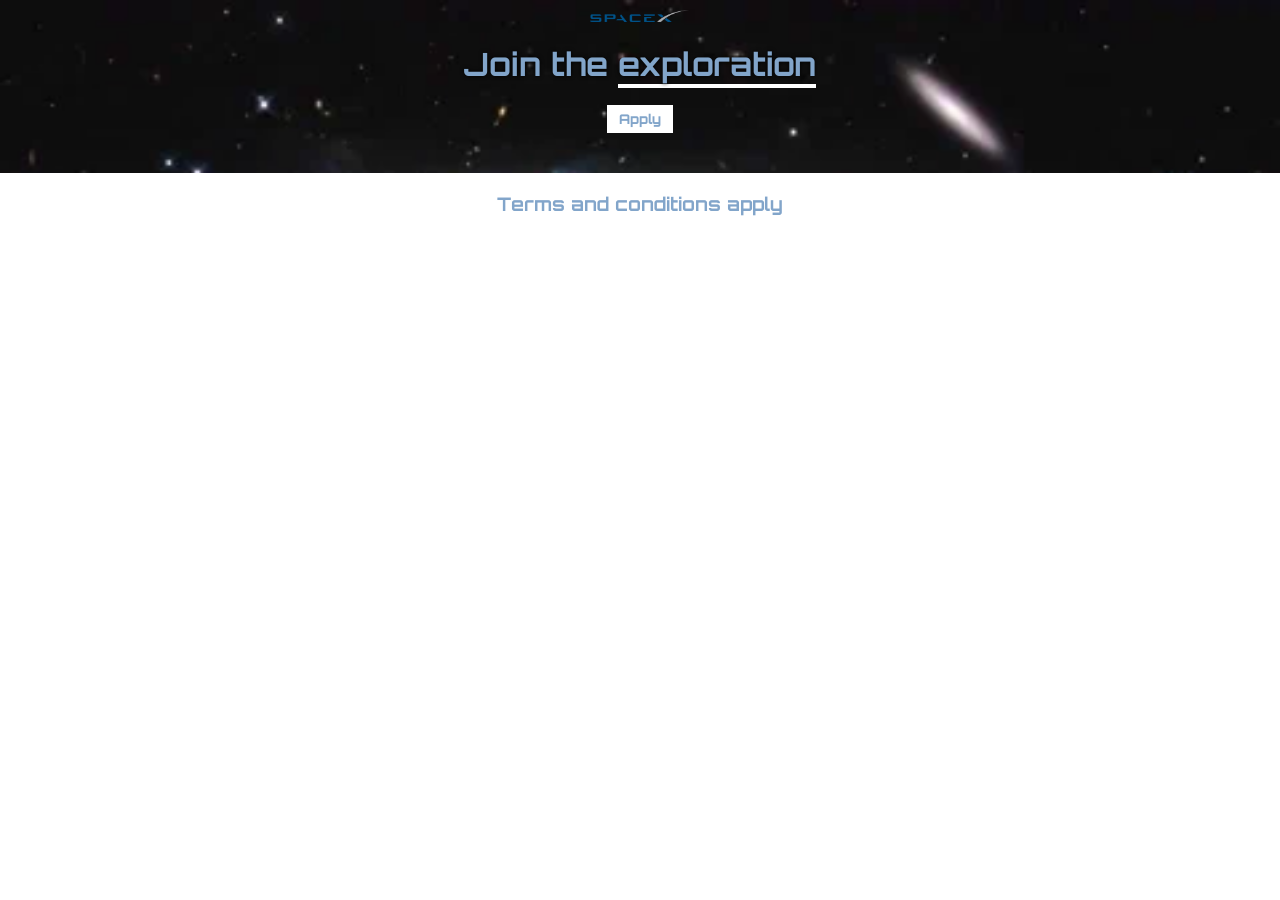
<file: 01-html-and-css-fundamentals/01-space-exploration-layout/index.html>
<html lang="en">
    <head>
        <title>Space exploration</title>
        <link rel="preconnect" href="https://fonts.googleapis.com">
        <link rel="preconnect" href="https://fonts.gstatic.com" crossorigin>
        <link href="https://fonts.googleapis.com/css2?family=Orbitron:wght@400;800&display=swap" rel="stylesheet">
        <link rel="stylesheet" href="styles.css" />
    </head>
    <body>
        <div id="hero">
            <img src="images/spacex.png" id="main-logo">
            <h1 id="title">Join the <span class="underline">exploration</span></h1>
            <button class="btn">Apply</button>
        </div>
        <h3>Terms and conditions apply</h3>
    </body>
</html>
</file>
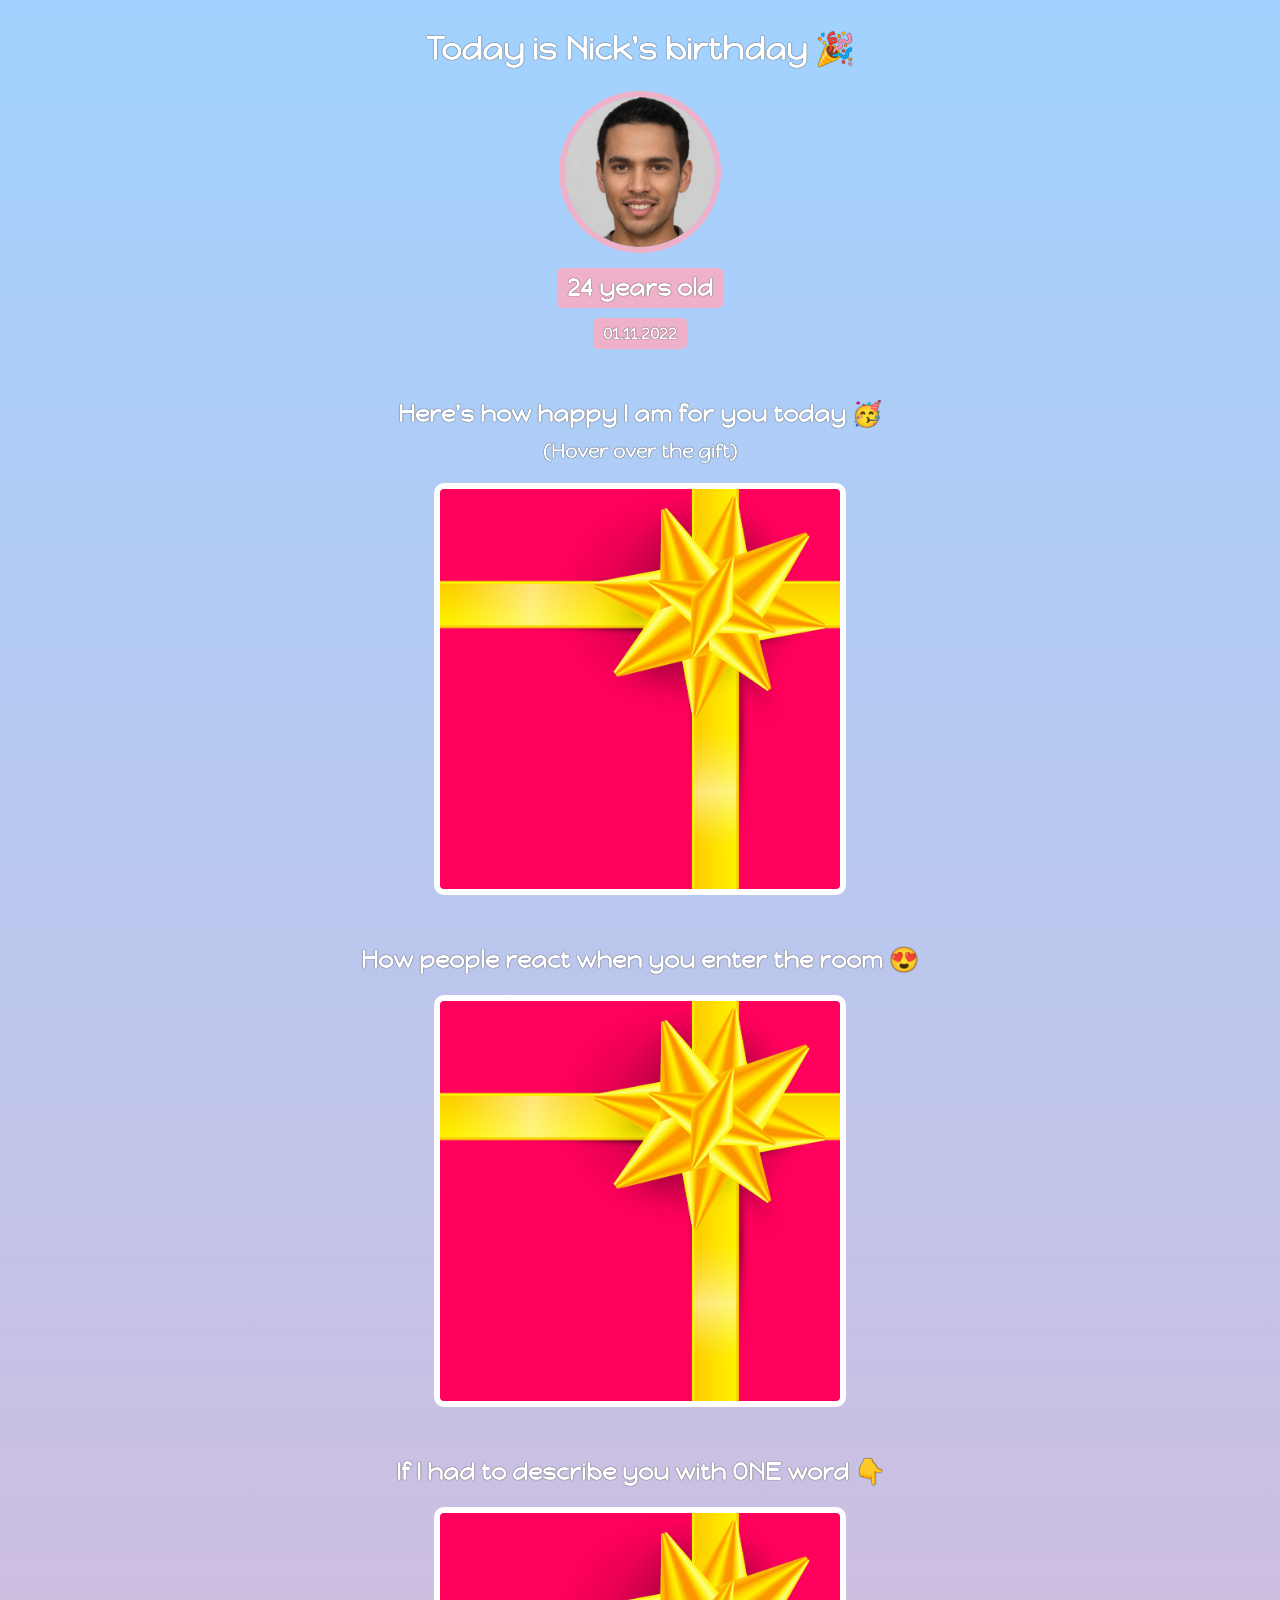
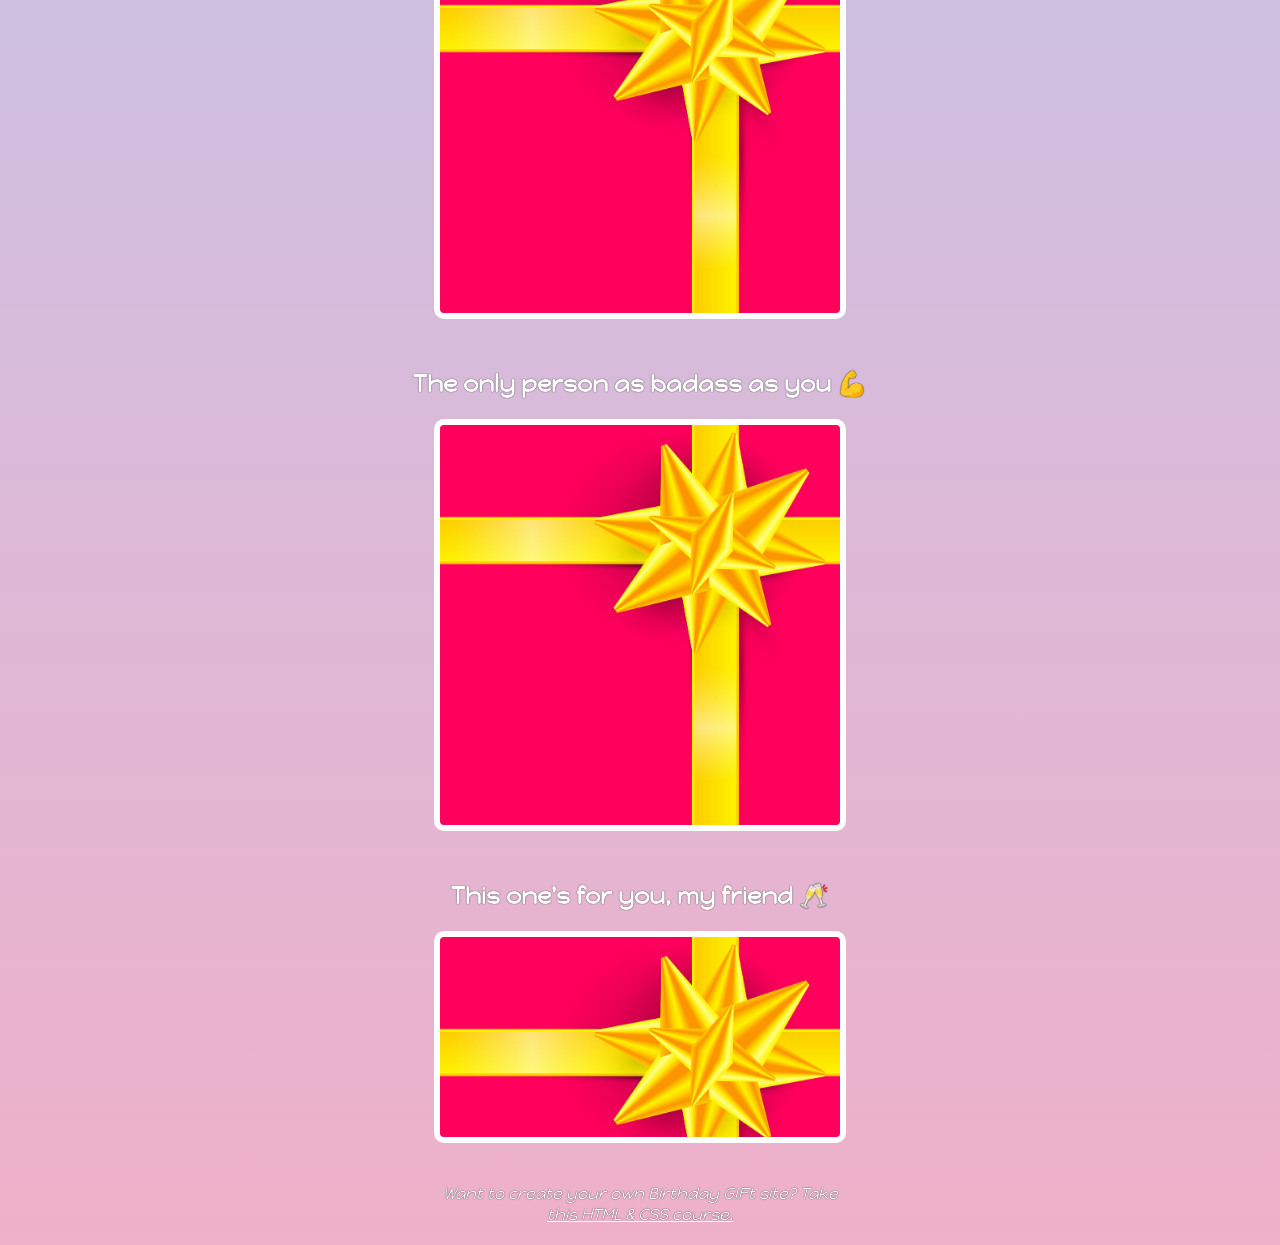
<file: 01-html-and-css-fundamentals/02-birthday-website/index.html>
<html>
    <head>
        <link rel="preconnect" href="https://fonts.googleapis.com">
        <link rel="preconnect" href="https://fonts.gstatic.com" crossorigin>
        <link href="https://fonts.googleapis.com/css2?family=Happy+Monkey&display=swap" rel="stylesheet">
        <link rel="stylesheet" href="styles.css">
    </head>
    <body>
        <div id="header">
            <h1>Today is Nick's birthday 🎉</h1>
            <img id="bff-img" src="images/nick.jpg">
            <h2 id="bday-age">24 years old</h2>
            <h4 id="bday-date">01.11.2022</h4>
        </div>
        
        <div class="gift-section">
            <h2 class="gift-title">Here's how happy I am for you today 🥳</h2>
            <h3 class="gift-hint">(Hover over the gift)</h3>
            <div class="gift-img" id="gift-img-happy"></div>
        </div>
        
        <div class="gift-section">
            <h2 class="gift-title">How people react when you enter the room 😍</h2>
            <div class="gift-img" id="gift-img-hot"></div>
        </div>
        
        <div class="gift-section">
            <h2 class="gift-title">If I had to describe you with ONE word 👇</h2>
            <div class="gift-img" id="gift-img-genius"></div>
        </div>
        
        <div class="gift-section">
            <h2 class="gift-title">The only person as badass as you 💪</h2>
            <div class="gift-img" id="gift-img-badass"></div>
        </div>
        
         <div class="gift-section">
            <h2 class="gift-title">This one's for you, my friend 🥂</h2>
            <div class="gift-img" id="gift-img-cheers"></div>
        </div>
        
        <!-- Add the footer here. -->
        <p id="footer">Want to create your own Birthday GIFt site? Take <a href="https://scrimba.com/learn/htmlandcss" target="_blank">this HTML & CSS course.</a></p>
        
    </body>
</html>
</file>
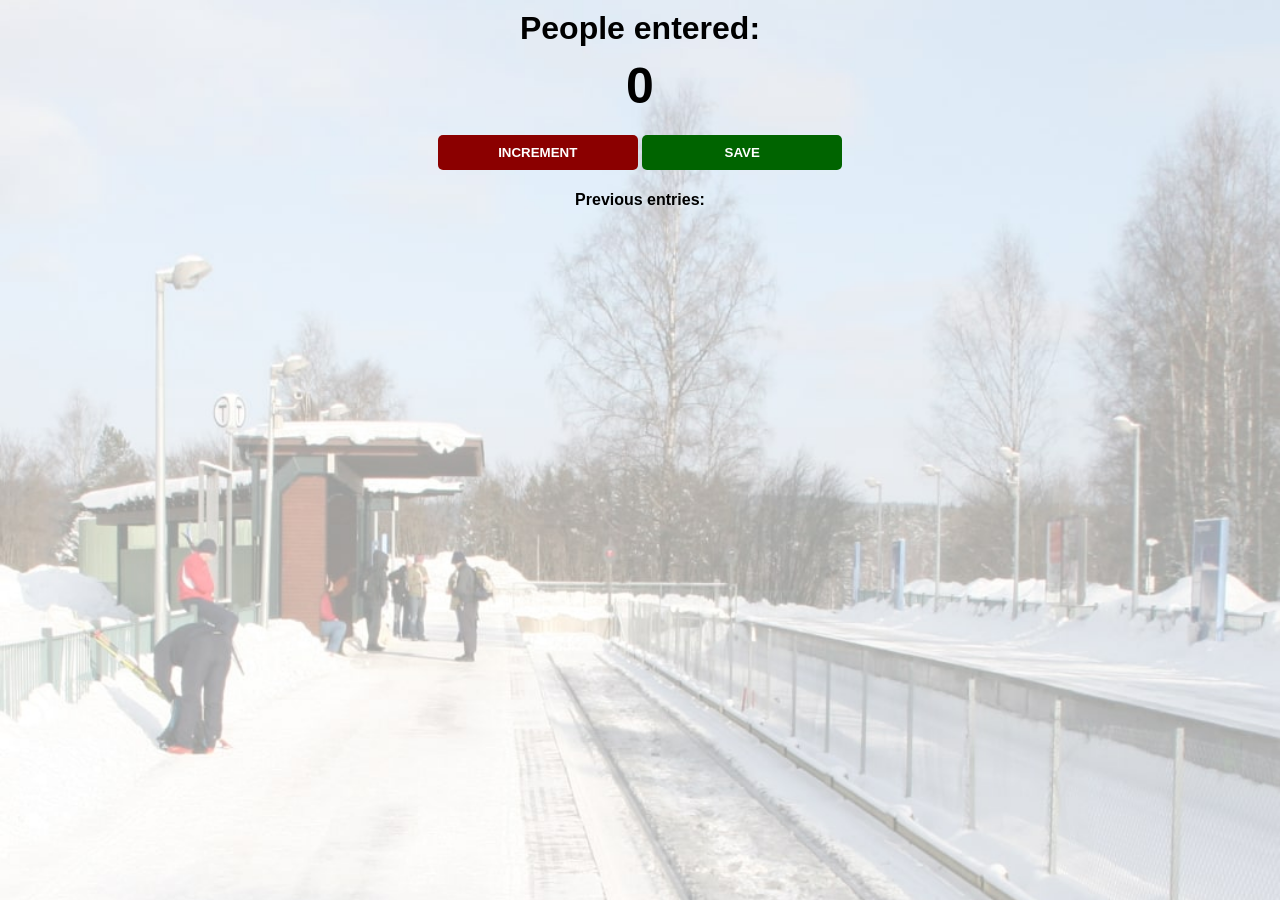
<file: 02-javascript-fundamentals/01-counter-app/index.html>
<html>
    <head>
        <link rel="stylesheet" href="index.css">
    </head>
    <body>
        <h1>People entered:</h1>
        <h2 id="count-el">0</h2>
        <button id="increment-btn" onclick="increment()">INCREMENT</button>
        <button id="save-btn" onclick="save()">SAVE</button>
        <p id="save-el">Previous entries: </p>
        <script src="index.js">
            
            
        </script>
    </body>
</html>
</file>
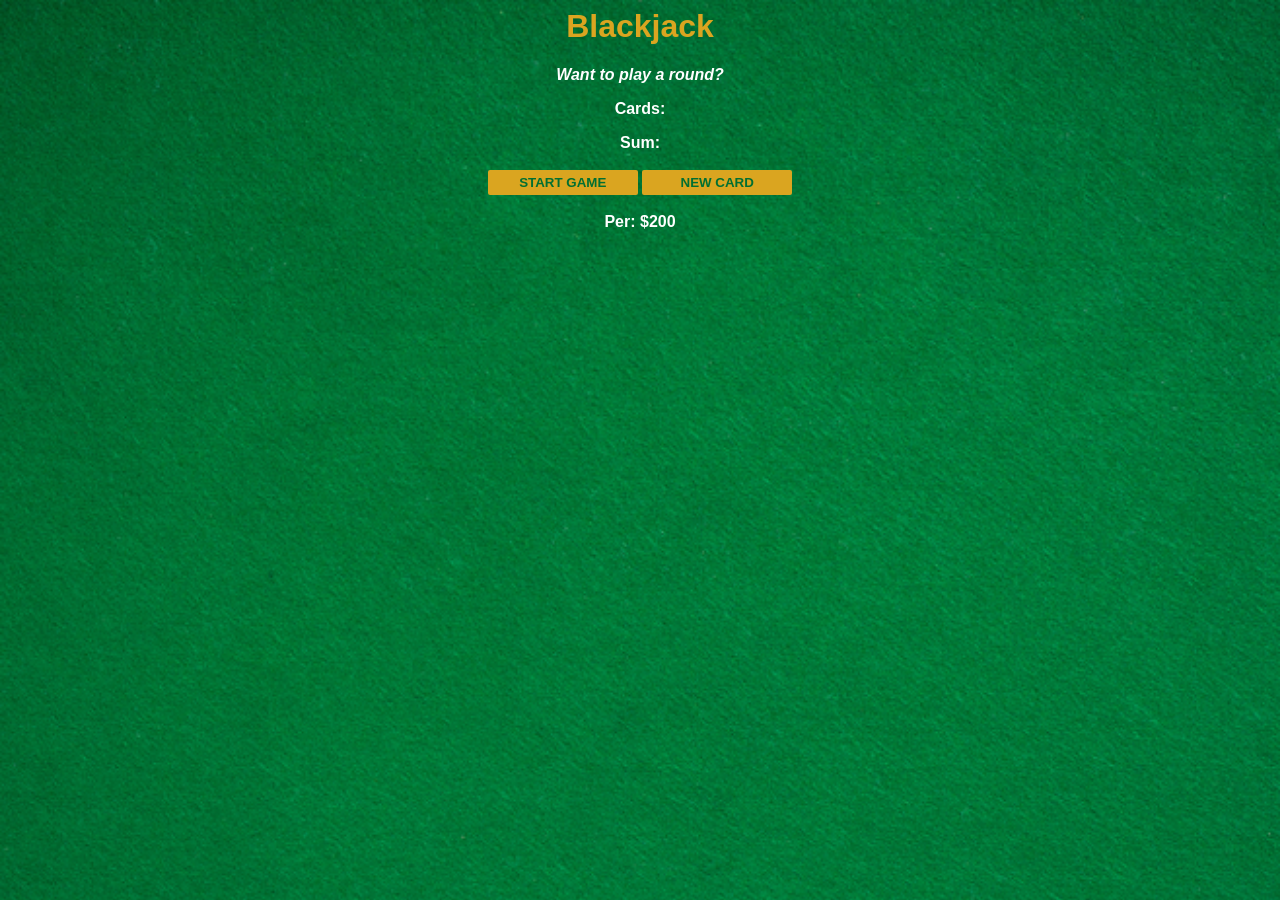
<file: 02-javascript-fundamentals/02-blackjack/index.html>
<html>
    <head>
        <link rel="stylesheet" href="index.css">
    </head>
    <body>
        <h1>Blackjack</h1>
        <p id="message-el">Want to play a round?</p>
        <p id="cards-el">Cards:</p>
        <p id="sum-el">Sum:</p>
        <button onclick="startGame()">START GAME</button>
        <button onclick="newCard()">NEW CARD</button>
        <p id="player-el"></p>
        <script src="index.js"></script>
    </body>
</html>
</file>
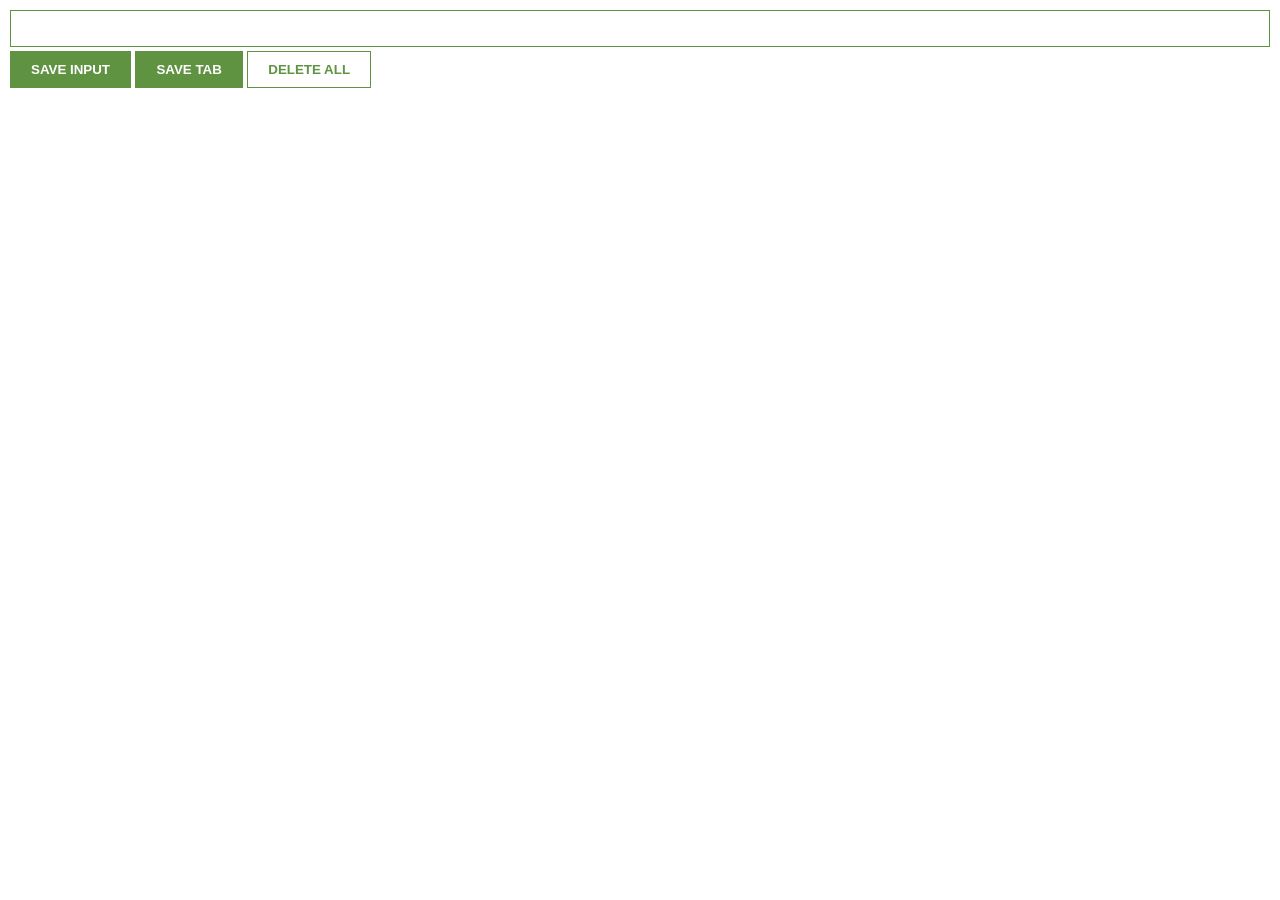
<file: 02-javascript-fundamentals/03-chrome-extension/index.html>
<html>
    <head>
        <link rel="stylesheet" href="index.css">
    </head>
    <body>
        <input type="text" id="input-el">
        <button id="input-btn">SAVE INPUT</button>
        <button id="tab-btn">SAVE TAB</button>
        <button id="delete-btn">DELETE ALL</button>
        <ul id="ul-el">
        </ul>
        <script src="index.js"></script>
    </body>
</html>
</file>
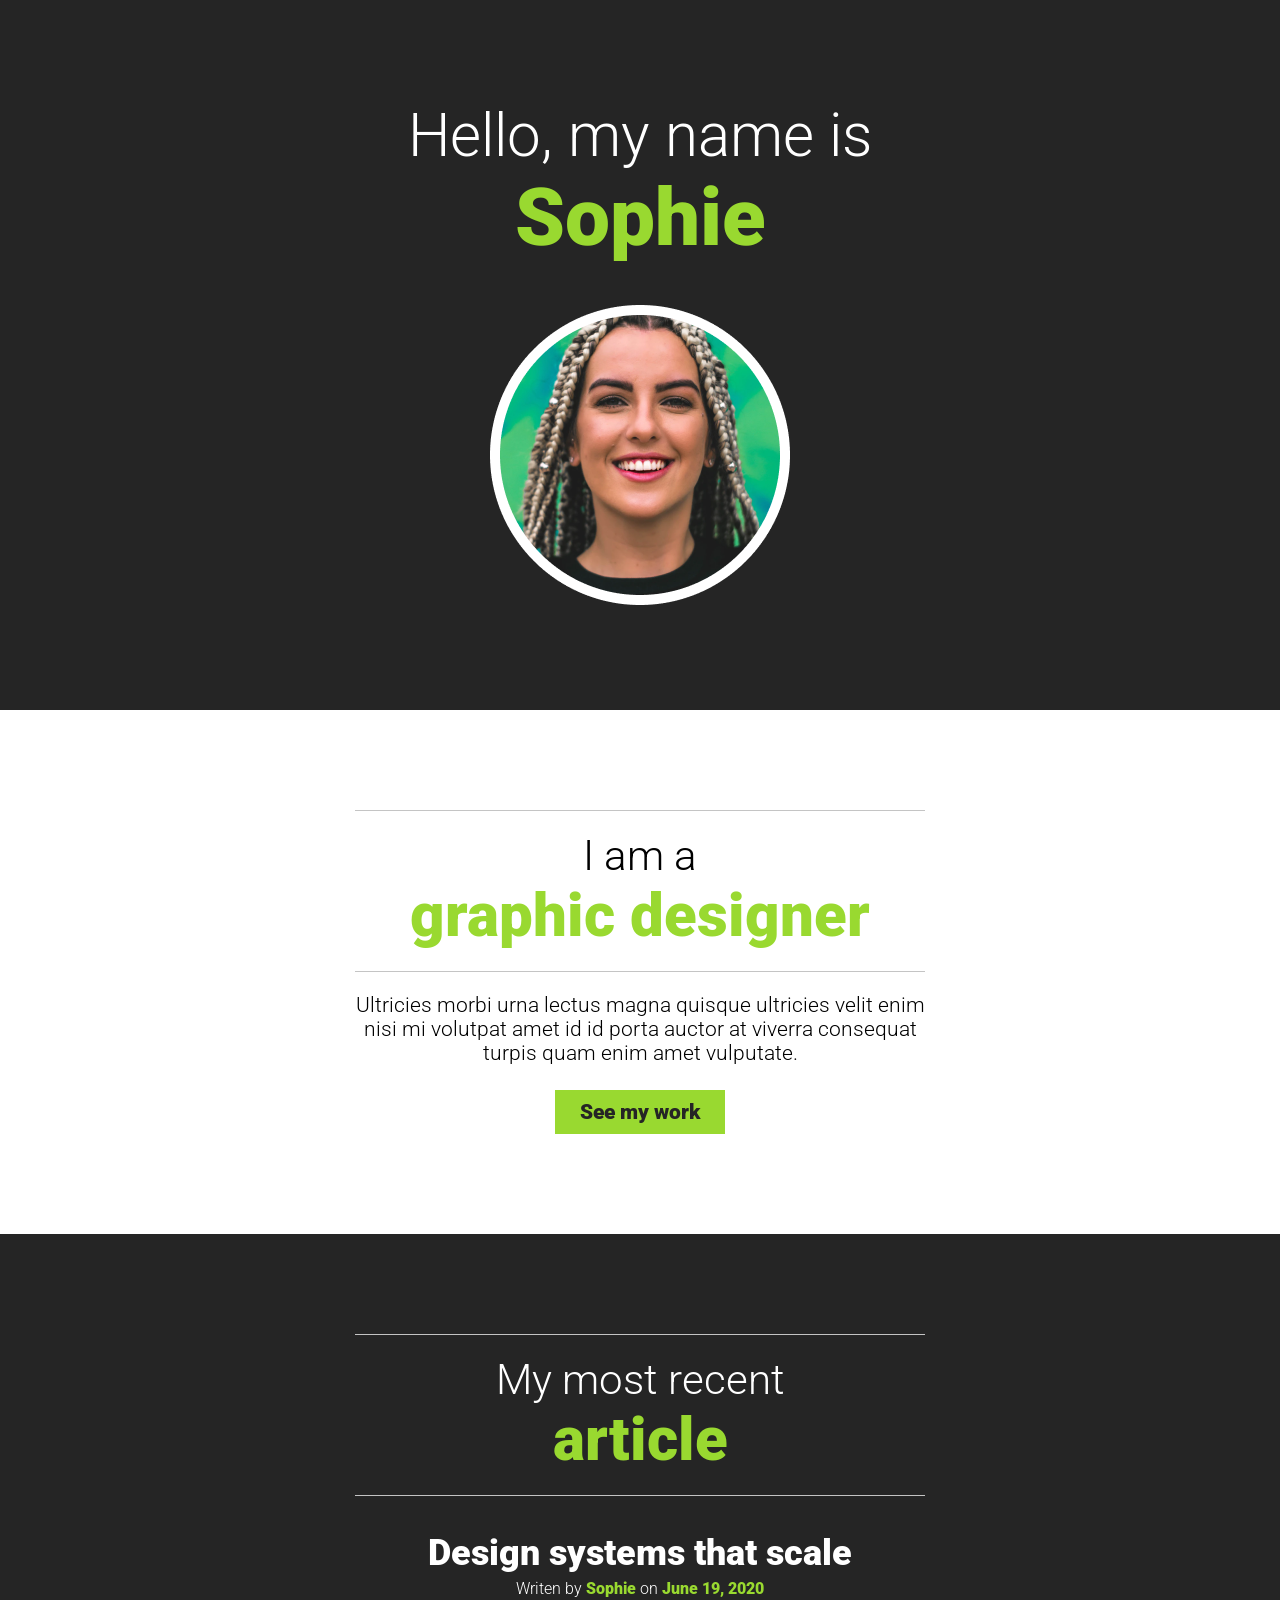
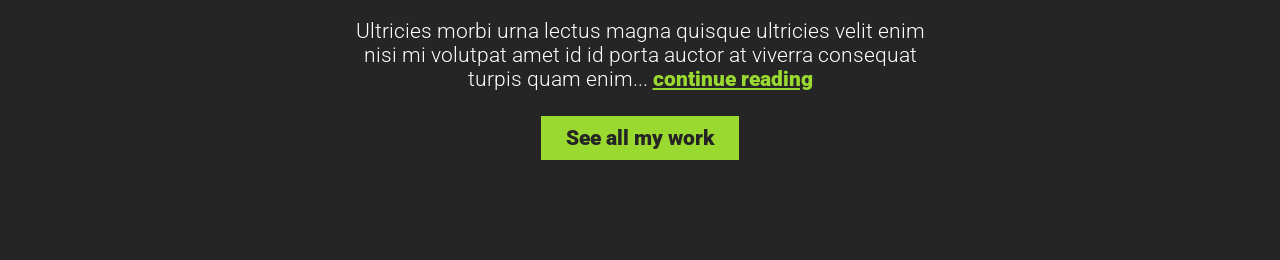
<file: 05-essential-css/01-portfolio/index.html>
<!DOCTYPE html>
<html>
    <head>
        <title>HTML & CSS Fundamentals | Challenges</title>
        <link href="https://fonts.googleapis.com/css2?family=Roboto:wght@300;900&display=swap" rel="stylesheet">
        <link href="css/style.css" rel="stylesheet">
    </head>
    <body>
            
            <header class="inverse">
                <div class="container">
                    <h1>Hello, my name is <span class="accent-text">Sophie</span></h1>
                    <img src="img/sophie.png" alt="portrait of Sophie">
                </div>
            </header>
            
            
            <section class="about-me">
                <div class="container">
                    <h2>I am a <span class="accent-text">graphic designer</span></h2>
                    <p>Ultricies morbi urna lectus magna quisque ultricies velit enim nisi mi volutpat amet id id porta auctor at viverra consequat turpis quam enim amet vulputate.</p>
                    <a href="#" class="btn">See my work</a>
                </div>
            </section>
            
            
            <section class="articles inverse">
                <div class="container">
                    <h2>My most recent <span class="accent-text">article</span></h2>
                    <article>
                        <h3>Design systems that scale</h3>
                        <p class="small-text">Writen by <span class="name">Sophie</span> on <time datetime="2020-06-19">June 19, 2020</time></p>
                        <p>Ultricies morbi urna lectus magna quisque ultricies velit enim nisi mi volutpat amet id id porta auctor at viverra consequat turpis quam enim... <a href="#">continue reading</a></p>
                        <a href="#" class="btn">See all my work</a>      
                    </article>
                </div>
            </section>
            
    </body> 
</html>
</file>
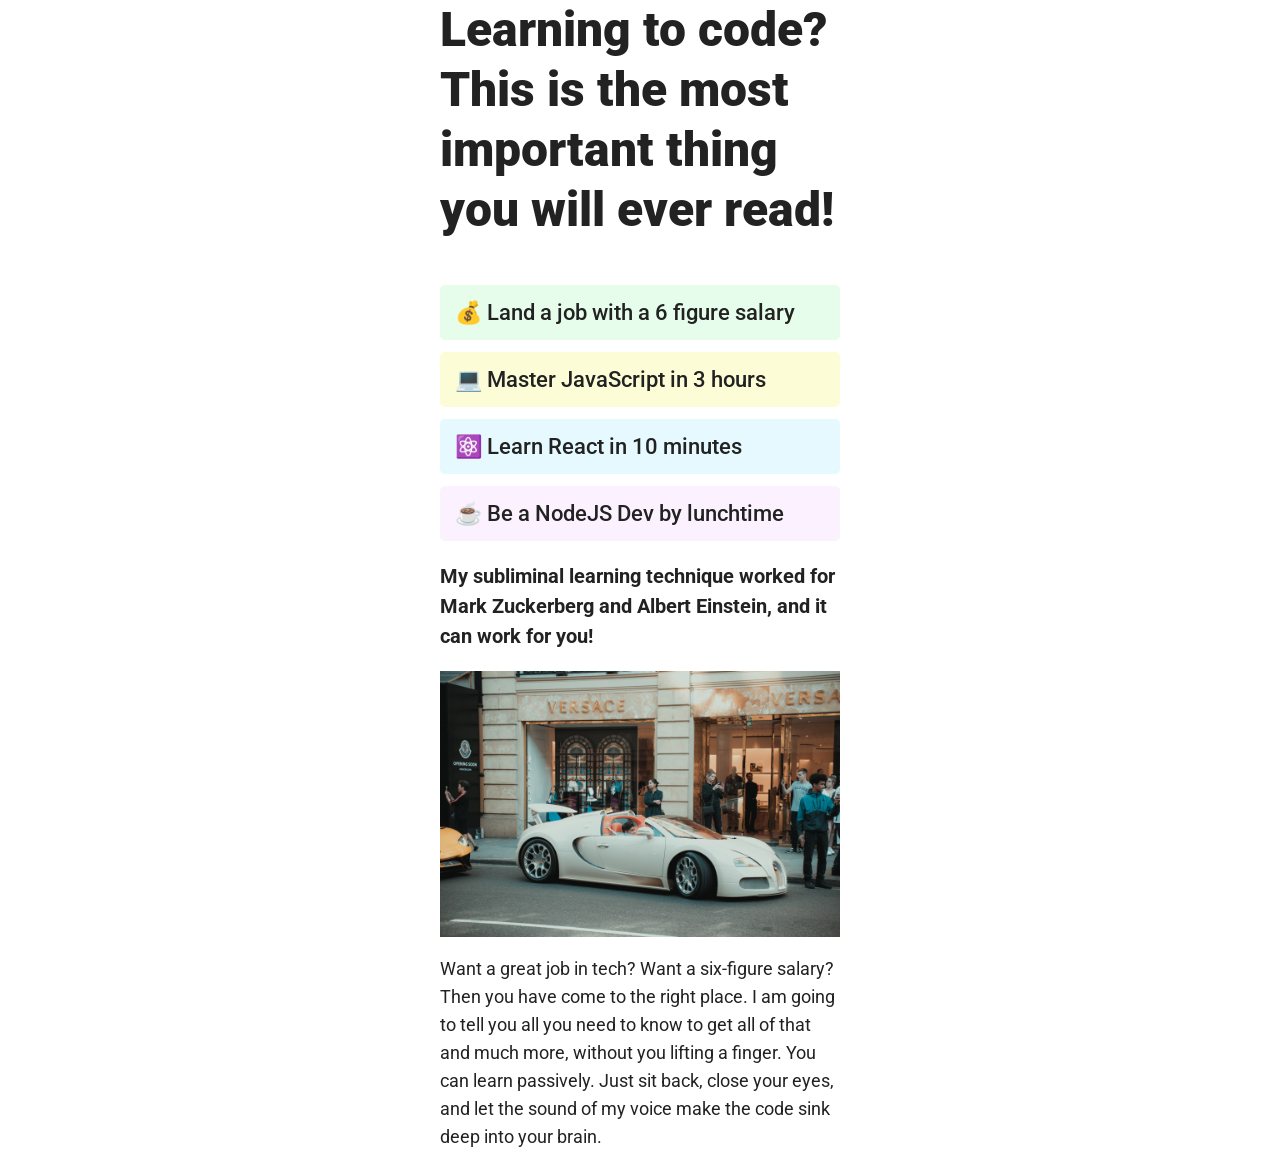
<file: 06-essential-javascript/01-the-worlds-most-annoying-cookie-consent/index.html>
<html>

<head>
	<link rel="stylesheet" href="index.css">
	<link href="https://fonts.googleapis.com/css2?family=Roboto:wght@400;500;700;900&display=swap" rel="stylesheet">
</head>

<body>
	<main>
		<section class="section-container">
			<h1>Learning to code? This is the most important thing you will ever read!</h1>

			<ul>
				<li class="li-green">💰 Land a job with a 6 figure salary</li>
				<li class="li-yellow">💻 Master JavaScript in 3 hours</li>
				<li class="li-blue">⚛️ Learn React in 10 minutes</li>
				<li class="li-pink">☕ Be a NodeJS Dev by lunchtime</li>
			</ul>

			<h3>My subliminal learning technique worked for Mark Zuckerberg and Albert Einstein, and it can work for you!</h3>
			<img src="images/bugatti.jpg">
			<p>Want a great job in tech? Want a six-figure salary? Then you have come to the right place. I am going to tell you all
				you need to know to get all of that and much more, without you lifting a finger. You can learn passively. Just sit back,
				close your eyes, and let the sound of my voice make the code sink deep into your brain. </p>
		</section>
	</main>
	<div class="modal" id="modal">
		<div class="close-modal-btn-container">
			<button class="modal-close-btn" id="modal-close-btn" disabled>X</button>
		</div>
		<div class="modal-inner" id="modal-inner">
			<h2>We ❤️ Your Data!</h2>
			<p class="modal-text" id="modal-text">We have a strict policy on tracking and spamming: we'll definitely track you, and we'll definitely spam you. To use this
				site, enter your name and email address and accept our ridiculous terms and conditions.</p>
			<form id="consent-form">

				<input 
					type="text" 
					name="fullName" 
					placeholder="Enter your full name"
					aria-label="Full name" 
					required/>
				<input 
					type="email" 
					name="email" 
					placeholder="Enter your email"
					aria-label="Email address" 
					required/>

				<div class="modal-choice-btns" id="modal-choice-btns">
					<button type="submit" class="modal-btn">Accept</button>
					<button class="modal-btn" id="decline-btn">Decline</button>
				</div>

			</form>
		</div>
	</div>
	<script src="index.js"></script>
</body>

</html>
</file>
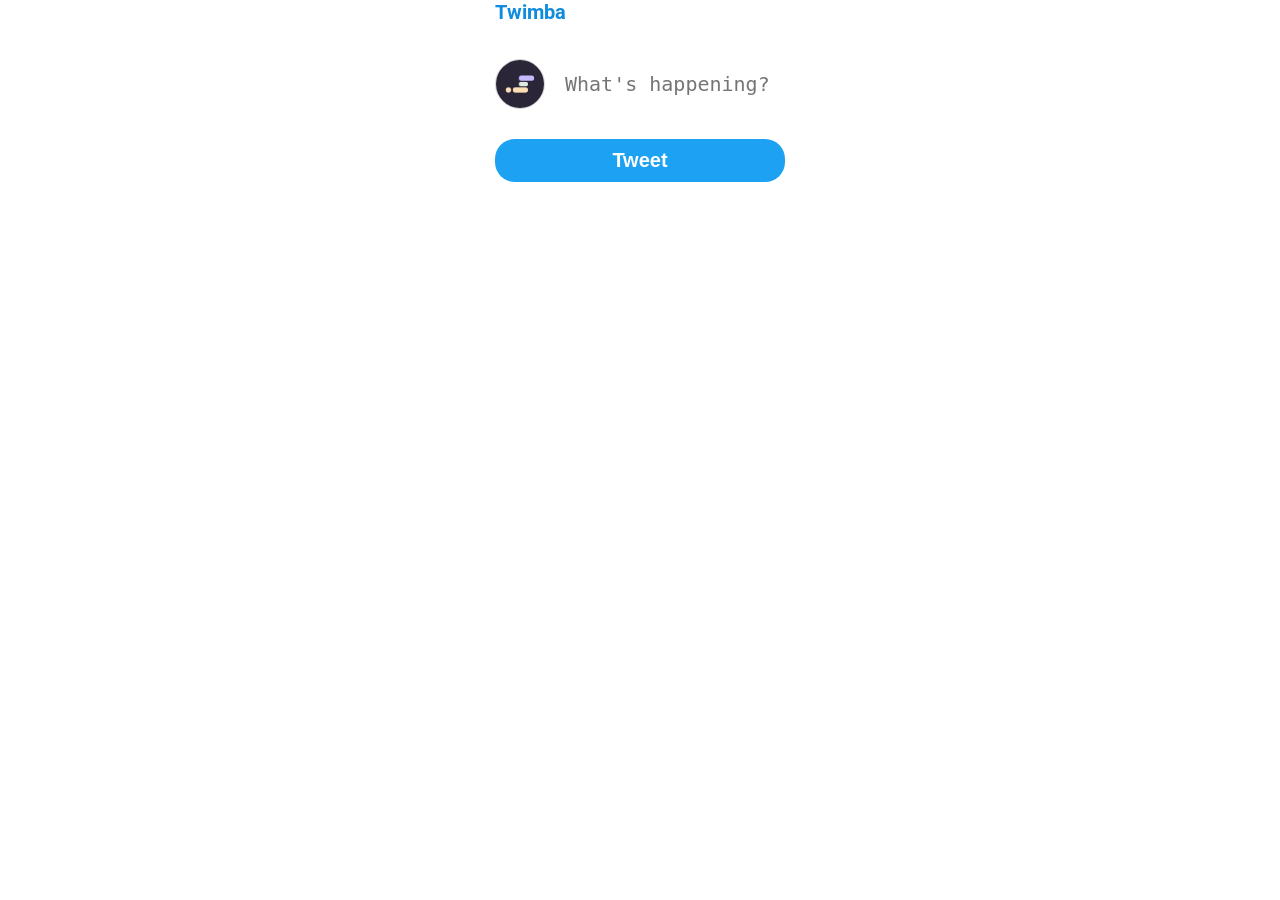
<file: 06-essential-javascript/03-twimba-twitter-clone/index.html>
<html>

<head>
	<!-- CSS -->
	<link rel="stylesheet" href="index.css">
	<!-- Font Awesome CDN -->
	<link rel="stylesheet" href="https://cdnjs.cloudflare.com/ajax/libs/font-awesome/6.2.0/css/all.min.css" integrity="sha512-xh6O/CkQoPOWDdYTDqeRdPCVd1SpvCA9XXcUnZS2FmJNp1coAFzvtCN9BmamE+4aHK8yyUHUSCcJHgXloTyT2A==" crossorigin="anonymous" referrerpolicy="no-referrer" />
	<!-- Google Fonts -->
	<link rel="preconnect" href="https://fonts.googleapis.com">
	<link rel="preconnect" href="https://fonts.gstatic.com" crossorigin>
	<link href="https://fonts.googleapis.com/css2?family=Roboto:wght@400;500;600&display=swap" rel="stylesheet">
</head>

<body>
	<header>
		<h1>Twimba</h1>
	</header>
	<main>
		<div class="tweet-input-area">
			<img src="images/scrimbalogo.png" class="profile-pic">
			<textarea placeholder="What's happening?" id="tweet-input"></textarea>
		</div>
		<button id="tweet-btn">Tweet</button>
		<div class="feed" id="feed">
			<!-- Tweets here!! -->
		</div>
	</main>
	<script src="index.js" type="module"></script>
</body>

</html>
</file>
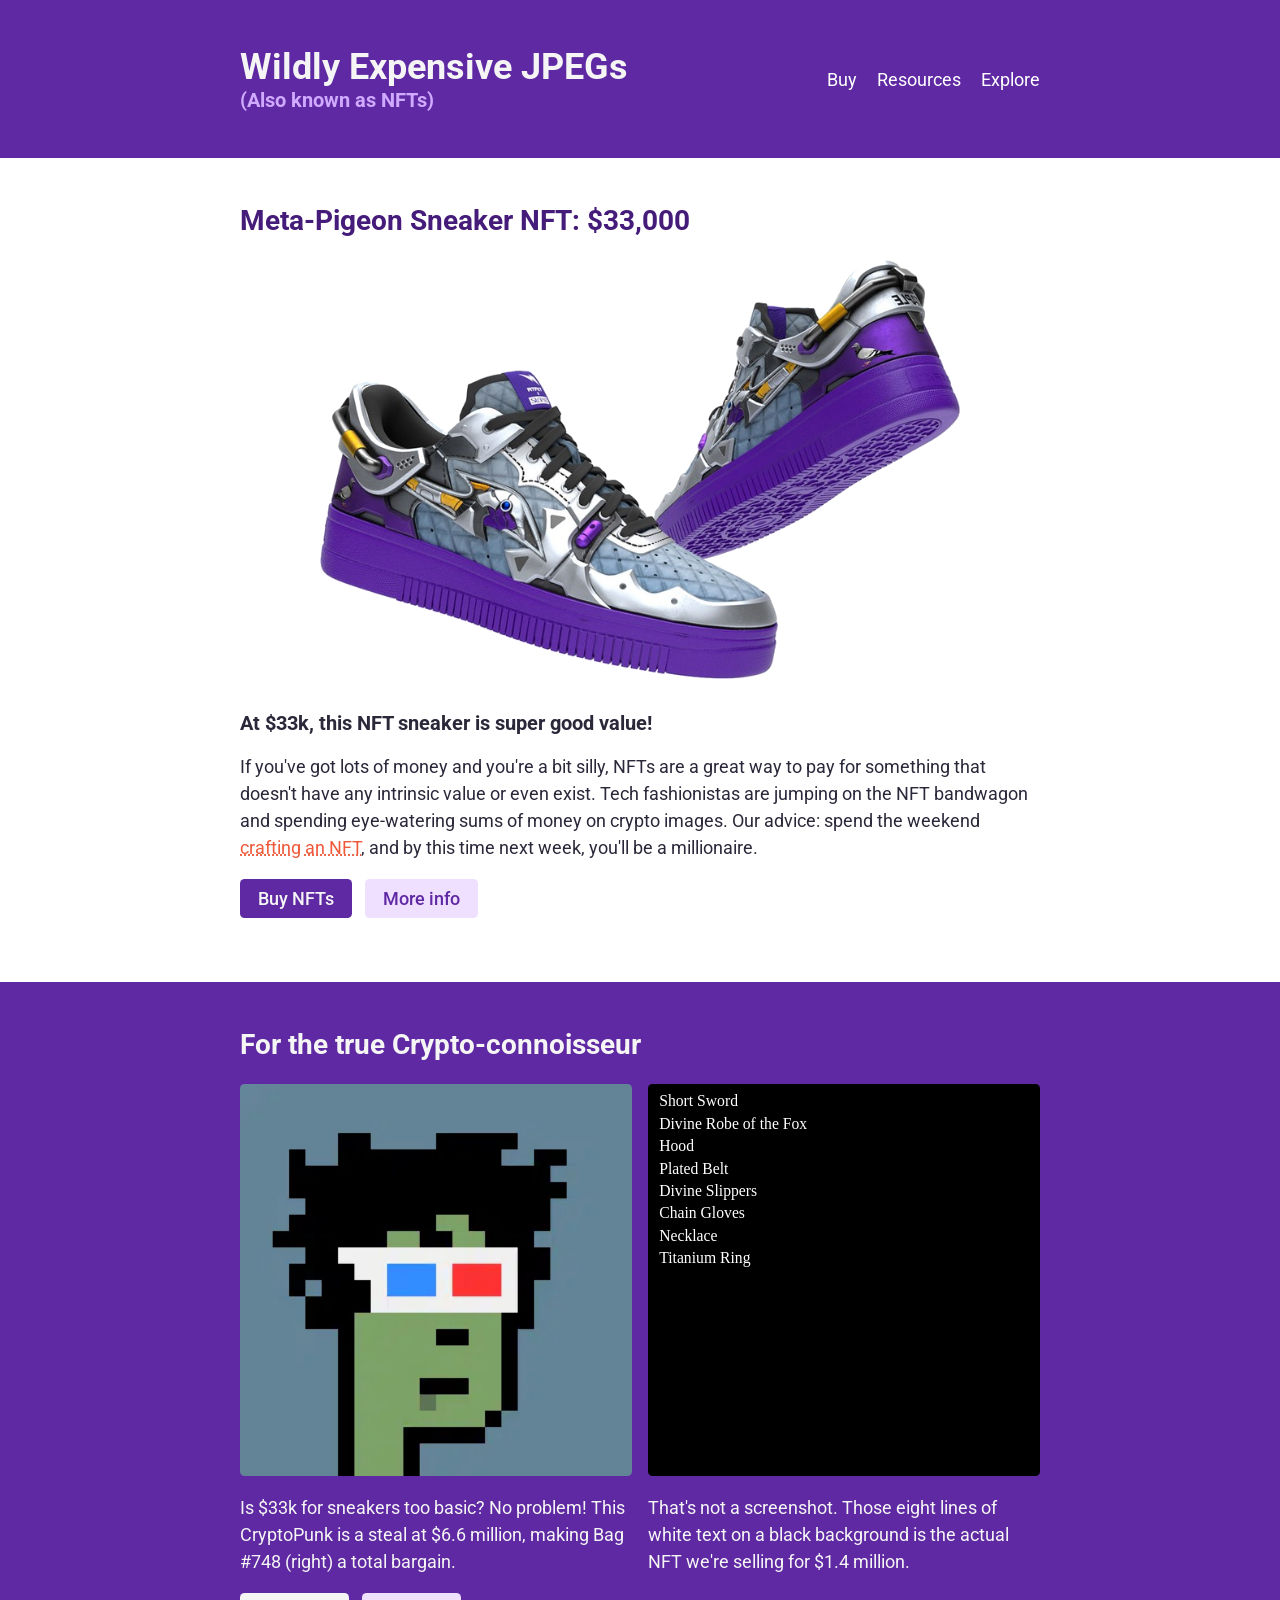
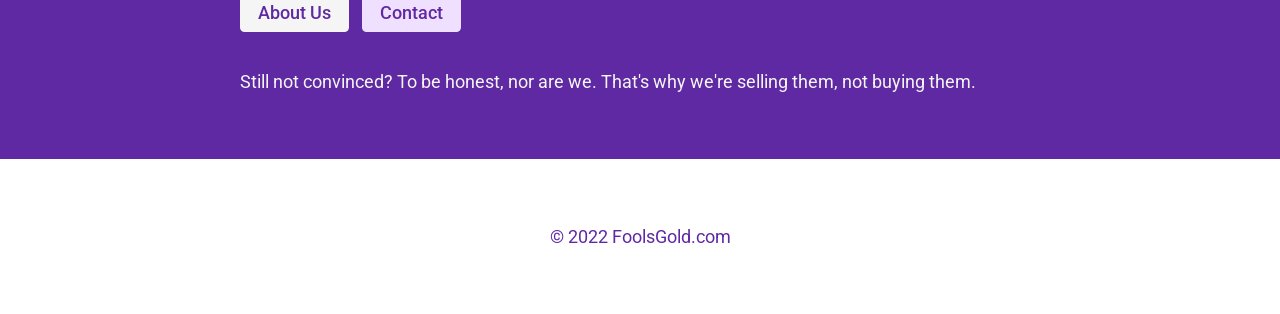
<file: 07-responsive-design/02-nft-site-responsive/index.html>
<html>
<head>
	<title>NFT Site</title>
	<meta name="viewport" content="width=device-width, initial-scale=1">
	<link rel="preconnect" href="https://fonts.googleapis.com">
	<link rel="preconnect" href="https://fonts.gstatic.com" crossorigin>
	<link href="https://fonts.googleapis.com/css2?family=Roboto:wght@400;500;700&display=swap" rel="stylesheet">
	<link rel="stylesheet" href="index.css">
</head>

<body>
	<header>
		<div class="container">
			<h1>
				Wildly Expensive JPEGs
				<span class="subheading">(Also known as NFTs)</span>
			</h1>
			
			<nav>
				<ul>
					<li><a href="#">Buy</a></li>
					<li><a href="#">Resources</a></li>
					<li><a href="#">Explore</a></li>
				</ul>
			</nav>
		</div>
	</header>
	<main>
		<section>
			<div class="container">
				<h2>Meta-Pigeon Sneaker NFT: $33,000</h2>
				<img  src="images/sneakers-purple.png" alt="Purple and silver sneakers" class="main-image">
				<h3>At $33k, this NFT sneaker is super good value!</h3>
				<p>If you've got lots of money and you're a bit silly, NFTs are a great way to pay for something that doesn't have any intrinsic value or even exist. Tech fashionistas are jumping on the NFT bandwagon and spending eye-watering sums of money on crypto images. Our advice: spend the weekend <a href="#">crafting an NFT</a>, and by this time next week, you'll be a millionaire.</p>
				<a href="#" class="btn btn-dark">Buy NFTs</a>
				<a href="#" class="btn btn-mid">More info</a>
			</div>
		</section>
			
		<section class="section-two">
			<div class="container">
				<h2>For the true Crypto-connoisseur</h2>
				<div class="section-two-image-container">
					<div class="feature-item">
						<img src="images/crypto-punk.jpg" alt="punk with blach hair and red and blue glasses" class="feature-image">
						<p>Is $33k for sneakers too basic? No problem! This CryptoPunk is a steal at $6.6 million, making Bag #748 (right) a total bargain.</p>
					</div>
					<div class="feature-item">
						<img src="images/bag.svg" alt="Seven items from a game listed in white on a black background" class="feature-image">
						<p>That's not a screenshot. Those eight lines of white text on a black background is the actual NFT we're selling for $1.4 million.</p>
					</div>			
				</div>
				<a href="#" class="btn btn-light">About Us</a>
				<a href="#" class="btn btn-mid">Contact</a>
				<p>Still not convinced? To be honest, nor are we. That's why we're selling them, not buying them.</p>
			</div>
		</section>
			
		<footer>
			<p>&copy; 2022 FoolsGold.com</p>
		</footer>
	</main>
</body>
</html>
</file>
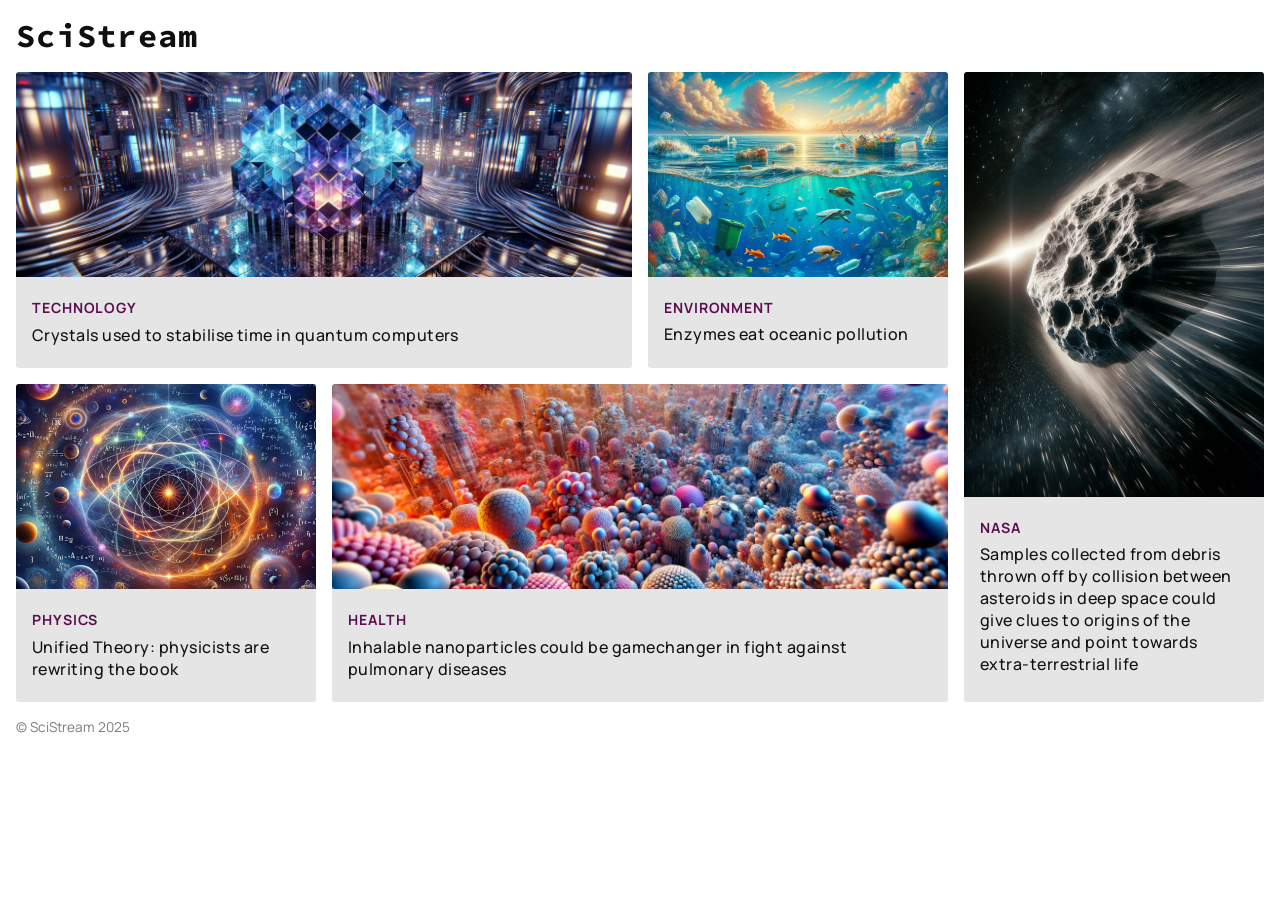
<file: 07-responsive-design/03-sci-stream/index.html>
<!doctype html>
<html lang="en">
	
	<head>
		<title>SciStream</title>
		<link rel="stylesheet" href="index.css">
		<link rel="preconnect" href="https://fonts.googleapis.com">
		<link rel="preconnect" href="https://fonts.gstatic.com" crossorigin>
		<link href="https://fonts.googleapis.com/css2?family=Manrope:wght@200..800&family=Source+Code+Pro:ital,wght@0,200..900;1,200..900&display=swap"
		rel="stylesheet">
		<meta name="viewport" content="width=device-width, initial-scale=1.0">
	</head>

	<body>
		<header class="site-header">
			<h1>SciStream</h1>
		</header>
		<main>
			<a href="/crystals-stabilise-quantum-computers.html" 
				class="technology" 
				aria-label="Discover how crystals stabilize time in quantum computers">
				<article>
					<img src="images/crystals.jpg" 
						alt="An AI rendering of crystals in a quantum computer">
					<header class="article-header">
						<h2>Technology</h2>
						<h3>Crystals used to stabilise time in quantum computers</h3>
					</header>
				</article>
			</a>
			<a href="/plastic-eating-enzymes.html" 
				class="environment" 
				aria-label="Read about enzymes that eat oceanic pollution">
				<article>
					<img src="images/plastics.jpg" 
						alt="Plastic floating in the ocean">
					<header class="article-header">
						<h2>Environment</h2>
						<h3>Enzymes eat oceanic pollution</h3>
					</header>
				</article>
			</a>
			<a href="/origins-universe-asteroid.html" 
				class="nasa" 
				aria-label="Discover how asteroid debris offers clues to the universe's origins and potential extraterrestrial life">
				<article>
					<img src="images/asteroid.jpg" 
						alt="An asteroid flying through space">
					<header class="article-header">
						<h2>Nasa</h2>
						<h3>Samples collected from debris thrown off by collision between asteroids in deep space could give clues to origins of
							the universe and point towards extra-terrestrial life</h3>
					</header>
				</article>
			</a>
			<a href="/physics-unified-theory-failed.html" 
				class="physics" 
				aria-label="Explore how physicists are redefining the Unified Theory">
				<article>
					<img src="images/physics.jpg" 
						alt="A complex diagram showing Unified Theory in physics">
					<header class="article-header">
						<h2>Physics</h2>
						<h3>Unified Theory: physicists are rewriting the book</h3>
					</header>
				</article>
			</a>
			<a href="/inhalable-nanoparticles-medical-breakthrough.html" 
				class="health" 
				aria-label="Read about inhalable nanoparticles, a potential breakthrough in treating pulmonary diseases">
				<article>
					<img src="images/nano.jpg" 
						alt="A close-up of nanoparticles">
					<header class="article-header">
						<h2>Health</h2>
						<h3>Inhalable nanoparticles could be gamechanger in fight against pulmonary diseases</h3>
					</header>
				</article>
			</a>
		</main>
		<footer>
			<p>&copy; SciStream 2025</p>
		</footer>
	</body>

</html>
</file>
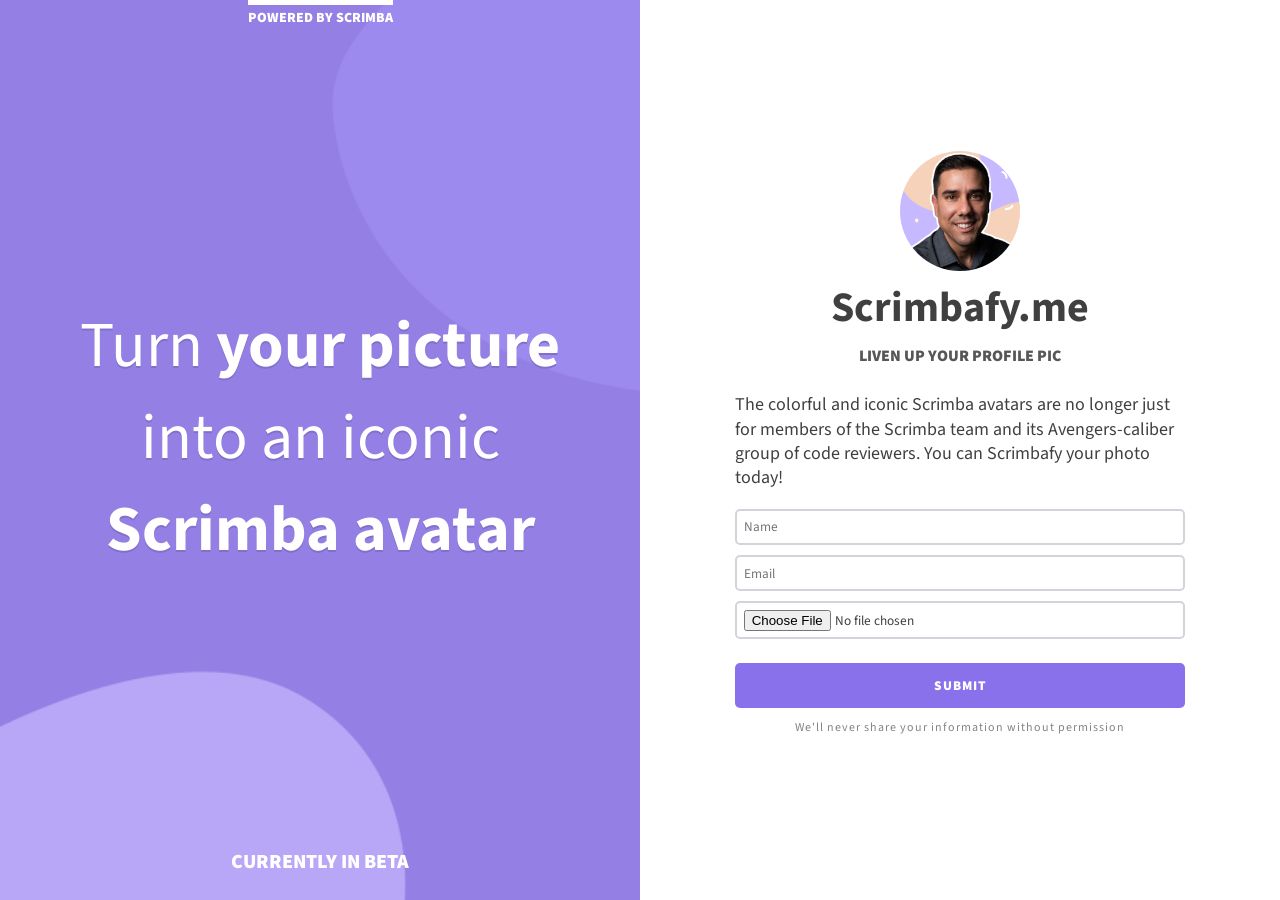
<file: 07-responsive-design/04-splash-page/index.html>
<!DOCTYPE html>
<html>
    <head>
        <title>Scrimbafy Me!</title>
        <meta name="viewport" content="width=device-width, initial-scale=1">
        <link href="https://fonts.googleapis.com/css?family=Source+Sans+Pro:300,400,900&display=swap" rel="stylesheet">
        <link href="styles.css" rel="stylesheet">
    </head>
    <body>
        <section class="intro">
            <h1>Turn <strong>your picture</strong> into an iconic <strong>Scrimba avatar</strong></h1>
            <span class="beta-text">Currently in Beta</span>
            <p class="top-text">Powered by Scrimba</p>
        </section>
        
        <main class="main-content">
            <img class="img-main" src="./images/avatar.png" alt="My Scrimba avatar.">
            <h2>Scrimbafy.me</h2>
            <span class="subheading">Liven up your profile pic</span>
            
            <p>The colorful and iconic Scrimba avatars are no longer just for members of the Scrimba team and its Avengers-caliber group of code reviewers. You can Scrimbafy your photo today!</p>
            
            <form>
                <input type="text" required placeholder="Name" aria-label="Name">
                <input type="email" required  placeholder="Email" aria-label="Email">
                <input type="file" required accept="image/png, image/jpg" aria-label="Choose file">
                <button class="btn btn-primary">Submit</button>
            </form>   
            <p class="fine-print">We'll never share your information without permission</p>
        </main>
    </body>
</html>
</file>
<file: 01-html-and-css-fundamentals/01-space-exploration-layout/styles.css>
body {
    margin: 0;
    color: #82a5ca;
    text-align: center;
    font-family: 'Orbitron', sans-serif;
}

#hero {
    background-image: url("images/galaxy.webp");
    background-size: cover;
    padding: 10px 0 40px 0;
}

#main-logo {
    width: 100px;
}

#title {
    text-shadow: 0px 0px 4px black;
}

.btn {
    padding: 6px 12px;
    background: white;
    border: none;
    font-family: 'Orbitron', sans-serif;
    color: #82a5ca;
    font-weight: 800;
}

.underline {
    border-bottom: 4px solid white;
}
</file>
<file: 01-html-and-css-fundamentals/02-birthday-website/styles.css>
/*
Challenge:
Change the site's background into a gradient that goes
from blue at the top to pink at the bottom.
*/

body {
    text-align: center;
    font-family: 'Happy Monkey', cursive;
    background: linear-gradient(#a2d2ff, #EFB0C9);
    color: #ffffff;
}

h1, h2, h3, h4, p {
    text-shadow: 0 0 1px black;
}

#bff-img {
    width: 150px;
    border-radius: 50%;
    border: 6px solid #EFB0C9;
    margin-bottom: 10px;
}

#bday-age {
    background: #EFB0C9;
    padding: 5px 10px;
    border-radius: 5px;
    margin: 5px 0 10px 0;
}

#bday-date {
    margin: 0;
    background: #EFB0C9;
    padding: 5px 10px;
    border-radius: 5px;
}

#header {
    display: flex;
    flex-direction: column;
    align-items: center;
}

.gift-section {
    margin-top: 50px;
}

.gift-title {
    margin-bottom: 10px;
}

.gift-hint {
    margin-top: 0;
}

#gift-img-cheers {
    height: 200px;
}

.gift-img {
    margin: 20px auto;
    max-width: 400px;
    height: 400px;
    border: 6px solid white;
    border-radius: 10px;
    background-image: url("images/gift-cover.jpg");
    background-size: cover;
}

#gift-img-happy:hover {
    background-image: url("images/happy.gif");
}

#gift-img-hot:hover {
    background-image: url("images/hot.gif");
}

#gift-img-genius:hover {
    background-image: url("images/genius.gif");
}

#gift-img-badass:hover {
    background-image: url("images/badass.gif");
}

#gift-img-cheers:hover {
    background-image: url("images/cheers.gif");
}

#footer {
    font-style: italic;
    width: 400px;
    margin: 40px auto 20px;
}

a {
    color: white;
}

/* 
Add the footer paragraph according to the design. 
Configure the anchor tag to open the link in a new tab.
Forgotten how to do it? Google it! 

Link: 
https://scrimba.com/learn/htmlandcss

Text:
Want to create your own Birthday GIFt site? Take this HTML & CSS course.
*/
</file>
<file: 02-javascript-fundamentals/01-counter-app/index.css>
body {
    background-image: url("station.jpg");
    background-size: cover;
    font-family: -apple-system, BlinkMacSystemFont, 'Segoe UI', Roboto, Oxygen, Ubuntu, Cantarell, 'Open Sans', 'Helvetica Neue', sans-serif;
    font-weight: bold;
    text-align: center;
}

h1 {
    margin-top: 10px;
    margin-bottom: 10px;
}

h2 {
    font-size: 50px;
    margin-top: 0;
    margin-bottom: 20px;
}

button {
    border: none;
    padding-top: 10px;
    padding-bottom: 10px;
    color: white;
    font-weight: bold;
    width: 200px;
    margin-bottom: 5px;
    border-radius: 5px;
}

#increment-btn {
    background: darkred;
}

#save-btn {
    background: darkgreen;
}
</file>
<file: 02-javascript-fundamentals/02-blackjack/index.css>
body {
    font-family: 'Trebuchet MS', 'Lucida Sans Unicode', 'Lucida Grande', Arial, sans-serif;
    background-image: url("images/table.png");
    background-size: cover;
    font-weight: bold;
    color: white;
    text-align: center;
}

h1 {
    color: goldenrod;
}

#message-el {
    font-style: italic;
}

button {
    color: #016f32;
    width: 150px;
    background: goldenrod;
    padding-top: 5px;
    padding-bottom: 5px;
    font-weight: bold;
    border: none;
    border-radius: 2px;
    margin-bottom: 2px;
    margin-top: 2px;
}
</file>
<file: 02-javascript-fundamentals/03-chrome-extension/index.css>
body {
    margin: 0;
    padding: 10px;
    font-family: Arial, Helvetica, sans-serif;
    min-width: 400px;
}

input {
    width: 100%;
    padding: 10px;
    box-sizing: border-box;
    border: 1px solid #5f9341;
    margin-bottom: 4px;
}

button {
    background: #5f9341;
    color: white;
    padding: 10px 20px;
    border: 1px solid #5f9341;
    font-weight: bold;
}

#delete-btn {
    background: white;
    color: #5f9341;
}

ul {
    margin-top: 20px;
    list-style: none;
    padding-left: 0;
}

li {
    margin-top: 5px;
}

a {
    color: #5f9341;
}
</file>
<file: 05-essential-css/01-portfolio/css/style.css>
body {
    text-align: center;
    font-family: 'Roboto', sans-serif;
    font-size: 21px;
    font-weight: 300;
    margin: 0;
}

.container {
    width: 570px;
    margin: 0 auto;
}

h1,
h2 {
    font-weight: 300; 
}

h1 {
    font-size: 60px;
    margin-top: 0;
}

h2 {
    font-size: 42px;
    margin-top: 0;
    border-top: solid 1px #c4c4c4;
    border-bottom: solid 1px #c4c4c4;
    
    padding: 20px 0;
    margin-bottom: 20px;
}

h3 {
    font-size: 36px;
    font-weight: 900;
    margin-bottom: 0;
}

.accent-text {
    display: block;
}

h1 .accent-text {
    font-size: 80px;
}

h2 .accent-text {
    font-size: 60px;
}

.accent-text,
.name,
time {
    font-weight: 900;
    color: #99D930;
}

p {
    margin-bottom: 0;
}

a {
    color: #99D930;
    font-weight: 900;
}

a:hover,
a:focus {
    color: #131313;
}

.small-text {
    font-size: 16px;
    margin-top: 5px;
} 

header,
section {
    padding: 100px 0;
}

.inverse {
    color: #fff;
    background: #252525;
}

.inverse .btn:hover,
.inverse .btn:focus {
    background: #fff;
    color: #252525;
}

.btn {
    display: inline-block;
    color: #252525;
    text-decoration: none;
    background: #99D930;
    padding: 10px 25px;
    margin-top: 25px;
}

.btn:hover,
.btn:focus {
    background: #252525;
    color: #fff;
}
</file>
<file: 06-essential-javascript/01-the-worlds-most-annoying-cookie-consent/index.css>
*{
    box-sizing: border-box;
}

html, body {
    margin: 0;
    padding: 0;
    font-family: 'Roboto';
    color: #222;
}

/* typography */

h1{
    font-size: 48px;
    line-height: 60px;
    font-weight: 900;
}

h2{
    margin-top: 0;
}

h3{
    font-size: 20px;
    font-weight: 700; 
    line-height: 30px;
}

p{
    font-size: 18px;
    line-height: 28px;

}

ul{
    list-style: none;
    padding: 5px 0 0 0;
}

li{
    padding: 15px;
    border-radius: 5px;
    margin-bottom: 12px;
    font-weight: 500;
    font-size: 22px;
}

.li-green{background-color:#E5FDEA}
.li-yellow{background-color:#FCFDD6}
.li-blue{background-color:#E5F9FE}
.li-pink{background-color:#FCF1FE}

/* layout */

img{
    width: 100%;
}

main{
    width: 400px;
    margin: 0 auto;
}

/* modal */
  
.modal {
    display: none;
    position: fixed;
    right: 0;
    left: 0;
    top: 0;
    bottom: 0;
    margin: auto;
    height: 420px;
    width: 350px;
    border-radius: 5px;
    box-shadow: 0px 0px 6px 2px #666;
    background-color: #212529;
    color: whitesmoke;
}

.modal-inner{
    width: 290px;
    margin: 0 auto;
}

.modal-inner-loading{
    text-align: center;
}

/* modal buttons */

.close-modal-btn-container{
    text-align: right;
    margin: 9px;
}

.modal-close-btn {
  font-size: 22px;
  font-weight: bold;
  background-color: transparent;
  border: 1px solid transparent;
  color: whitesmoke;
}

.modal-close-btn:hover,
.modal-close-btn:active{
    color: red;
    cursor: pointer;
}

.modal-close-btn:disabled{
    color: whitesmoke;
    opacity: 0.2;
    cursor: not-allowed;
}

.modal-choice-btns{
    margin-top: 10px;
    padding: 8px 16px;
    display: flex;
    justify-content: center;
}

.modal-btn{
    padding: 10px 24px;
    cursor: pointer;
}

.modal-btns-reverse{
    flex-direction: row-reverse;
}

/* modal input */

input{
    margin-top: 10px; 
    border: 1px solid #212529;
    padding: 10px;
    width: 100%;
    border-radius: 3px;
}

/* modal after submit */

.loading{
    width: 100%; 
    margin-top: 10px;
}

.modal-display-name{
    color: fuchsia;
}

.modal-text{
    height: 140px;
    line-height: 23px;
    margin-bottom: 0;
}

.idiot-gif{
    width: 95%;
    margin: 0 auto;
}

.idiot-gif img{
    box-shadow: 1px 1px 3px #999;
    border-radius: 5px;
}
</file>
<file: 06-essential-javascript/03-twimba-twitter-clone/index.css>
html, body {
    margin: 0;
    padding: 0;
    font-family: 'Roboto', sans-serif;
}

/* typography and icons */

h1{
    color: #0F8CDF;
    margin-bottom: 10px;
    font-size: 20px;
}

i{
    font-size: 15px;
    cursor: pointer;
}

.fa-solid{
    color: #999;
}

.liked{
    color: red;
}

.retweeted {
  color: limegreen;
}

/* layout */

main, header{
    width: 290px;
    margin: 0 auto;
}

header{
    padding-bottom: 25px;
}

.tweet-input-area {
    display: flex;
    align-items: flex-start;
    gap: 10px;
}

/* textareas + btn */

textarea{
    border: none;
    resize: none;
    padding: 10px;
    margin: 0 0 20px 0;
    height: 60px;
    width: 100%;
    font-size: 20px;
    line-height: 30px;
}

button{
    background-color: #1DA1F2;
    border: none;
    color: white;
    padding: 10px 19px;
    border-radius: 20px;
    width: 100%; 
    cursor: pointer;
    font-size: 20px;
    font-weight: 600;
}

/* tweet */

.tweet{
    border-top: 1px solid lightgray;
    padding: 20px 0 0 0;
    width: 100%;
    margin: 15px 0;
}

.tweet-inner{
    display: flex;
    align-items: flex-start;
    gap: 10px;
}

.tweet-details{
    display: flex;
    font-size: 13px;
    justify-content: space-between;
    width: 160px;
}

.tweet-detail{
    display: flex;
    gap: 4px;
}

.tweet-reply{
    border-top: 1px solid lightgray;
    padding: 20px 0 0 0px;
    margin: 10px 0 10px 40px;
    width: 80%;
}

.handle{
    font-size: 12px;
    font-weight: 500;
    color: #555;
    margin-top: 0;
}

.tweet-text{
    width: 207px;
    font-size: 14px;
    line-height: 20px;
}

/* images */

.profile-pic{
    border: 1px solid lightgray;
    border-radius: 50%;
    width: 48px;
}

/* utility */
.hidden{
    display: none;
}
</file>
<file: 07-responsive-design/02-nft-site-responsive/index.css>
body {
    color: #2b283a;
    font-family: 'Roboto', sans-serif;
    margin: 0;
}

/* ----- TYPOGRAPHY ----- */

h1, 
h3 {
    margin: 0;
}

h1 {
    color: whitesmoke;
    font-size: 1.75rem;
}

h2 {
    color: #451c7a;
    font-size: 1.375rem;
    margin-top: 0;
}

h3 {
    font-size: 1.25rem;
}

p {
    line-height: 1.5;
}

.subheading {
    display: block;
    font-size: 1rem;
    color: #d0aaff;
}

.section-two h2 {
    color: inherit;
}

/* ----- LINKS ----- */

a {
    color: #ef5839;
    text-decoration: underline dotted; 
}

a:hover, 
a:active {
    color: #d4b44c;
}

.btn {
    font-size: 1.125rem;
    text-align: center;
    font-weight: 500;
    text-decoration: none;
    display: block;
    padding: 0.5em 1em;
    margin-bottom: 1em;
    border-radius: 4.6px;
}

.btn-dark {
    color: whitesmoke;
    background: #5f29a3;
}

.btn-mid {
    color: #5f29a3; 
    background: #f0e0ff; 
}

.btn-light {
    color: #5f29a3; 
    background: whitesmoke;
}

.btn:hover, 
.btn:active {
    color: #2b238a;
    background-color: #f3e885;
}

/* ----- LAYOUT ----- */

header, 
section, 
footer {
    padding: 1.25em 0;
}

header, 
.section-two {
    background-color: #5f29a3;
}

.section-two {
    color: whitesmoke;
}

.container {
    width: 90%;
    max-width: 800px;
    margin: 0 auto;
}

.main-image {
    width: 100%;
    display: block;
    max-width: 640px;
    margin: 0 auto 2em;
}

.section-two-image-container {
    display: flex;
    flex-wrap: wrap;
    gap: 1em;
}

.feature-image {
    width: 100%;
    border-radius: 4.6px;
}

.feature-item {
    flex: 1 260px;
}

footer {
    text-align: center;
    color: #5f29a3;
}

/* ----- NAVIGATION ----- */

nav a {
    color: #fff;
    text-decoration: none;
    font-size: 1.125rem;
    padding: 0.85em 0;
    display: block;
}

ul {
    padding: 0;
    margin: 0;
    list-style-type: none;
}

/* ----- MEDIA QUERIES ----- */

@media (max-width: 767px) {
    header {
        text-align: center;
    }

    nav {
        margin-top: 1.5em;
    }
 
    li:not(:last-child) {
        border-bottom: 1px dotted #a190b6;
    }  
}

@media (min-width: 768px) {
    header,
    section,
    footer {
        padding: 2.875em 0;        
    }
    
    header .container,
    nav ul {
        display: flex;
    }
    
    header .container {
        justify-content: space-between;
        align-items: center;
    }
    
    nav li {
        margin-left: 1.25em;
    }
    
    .btn {
        display: inline-block;
        margin-right: 0.5em;
    }
    
    h1 {
        font-size: 2.25rem;
    }
    
    h2 {
        font-size: 1.75rem;
    }
    
    .subheading {
        font-size: 1.25rem;
    }
    
    p {
        font-size: 1.125rem;
    }
}
</file>
<file: 07-responsive-design/03-sci-stream/index.css>
html, body {
    margin: 0;
    padding: 0;
    font-family: 'Manrope', sans-serif;
}

/* =================
    Site Layout 
   ================= */
/* 
Challenge:
    1. Get the header, main, and footer 
       into a vertical column. 
    2. Put an em of space between them 
       vertically.
    3. Put an em of space above the header, 
       below the footer, and to the left and 
       right of all three elements.  
    🤔 Have you learned any good techniques 
       for creating empty rows/columns in a grid?
    ⚠️ You do NOT need to use the 'margin' 
       property to complete this challenge.
    🛟 hint.md for help!
 */

body {
    display: grid;
    grid-template-columns: 1em 1fr 1em;
    grid-template-areas:
        ".... .... ...." 
        ".... head ...."
        ".... main ...."
        ".... foot ...."
        ".... .... ....";
    gap: 1em 0;
}

.site-header {
    grid-area: head;
}

footer {
    grid-area: foot;
}

/* =================
    Main Element Layout 
   ================= */
   
main {
    grid-area: main;
    display: grid;
    gap: 1em;
    grid-template-columns: 1fr;
    grid-template-areas: 
        "tech"
        "envi"
        "nasa"
        "phys"
        "heal";     
}

@media(min-width: 500px) {
    main {
        grid-template-columns: 1fr 1fr;
        grid-template-areas: 
            "tech tech"
            "envi nasa"
            "phys nasa"
            "heal heal"
    } 
}
   
@media(min-width: 870px){
    main {
        grid-template-columns: repeat(12, 1fr);
        grid-template-columns: repeat(9, 1fr) repeat(3, minmax(70px, 1fr));
        grid-template-areas: 
            "tech tech tech tech tech tech envi envi envi nasa nasa nasa"
            "phys phys phys heal heal heal heal heal heal nasa nasa nasa"
    }
}

.technology {
    grid-area: tech;
}
    
.environment {
    grid-area: envi;
}

.nasa {
    grid-area: nasa;
}

.physics { 
    grid-area: phys;
}

.health {
    grid-area: heal;
}

/* =================
    Article Card 
   ================= */
   
a:hover, a:focus {
    filter: brightness(0.9);
}

a:focus {
    outline: 3px solid #5a5a5a;
    box-shadow: 0 0 0 3px rgba(135,18,113,0.5); 
    transition: outline 0.2s ease, box-shadow 0.2s ease;
}

article {
    border-radius: 0.2em;
    background-color: #e5e5e5;
    height: 100%;
}

.article-header {
    box-sizing: border-box;
    padding: 1em;
    width: 100%;
}


/* =================
    Typography 
   ================= */

h1 {
    color: #0F0F0F; 
    letter-spacing: 0.04em;
    font-family: "Source Code Pro", sans-serif;
    margin: 0;
    padding: 0;
}

a {
    text-decoration: none;
}

h2 {
    font-size: 0.88rem;
    color: #5D0E50;
    margin: 0;
    letter-spacing: 0.065em;
    text-transform: uppercase;
}

h3 {
    font-size: 1rem;
    margin: .4em 0;
    letter-spacing: 0.03em;
    color: #111111;
    font-weight: 500;
}

p {
    margin: 0;
    font-size: .85rem;
    color: #7c7c7c;
}

/* =================
    Images 
   ================= */

img {
    width: 100%;
    border-top-left-radius: .2em;
    border-top-right-radius: .2em;
}
</file>
<file: 07-responsive-design/04-splash-page/styles.css>
*, *::before, *::after {
    box-sizing: border-box;  
}

body {
    font-family: 'Source Sans Pro', sans-serif;
    color: #404040;
    margin: 0;
}

/* =================
    Typography 
   ================= */

h1 {
    font-size: 2.5rem;
    font-weight: 400;
    text-shadow: 0 2px #816fca;
}

h2 {
    font-size: 2.25rem;
    margin: 0.167em 0;
}

p {
    font-size: 1.125rem;
    line-height: 1.35;
}

.beta-text { 
    font-weight: 900;
}

.subheading {
    color: #575757;
    font-weight: 900;  
    margin-bottom: 0.5em;
}

.beta-text,
.top-text,
.subheading {
    text-transform: uppercase;
}

.top-text {
    font-size: 0.875rem;
    font-weight: 900;
    padding-top: 0.25em;
    border-top: 5px solid;
    order: -1;
    margin: 0 auto;
}

.fine-print {
    font-size: 0.75rem;
    letter-spacing: 1px;
    color: #858585;
}

/* =================
    Flex containers
   ================= */

.intro,
.main-content {
    display: flex;
    flex-direction: column; 
    padding-left: 2em;
    padding-right: 2em;   
}

/* =================
    Intro
   ================= */

.intro { 
    justify-content: space-between;
    min-height: 250px;
    text-align: center;
    color: #fff;
    background: #9480e4 url("images/intro-bg.png");
    background-size: cover;
    padding-bottom: 1.5em;
}

/* ====================
    Main content
   ==================== */
   
.main-content {
    align-items: center;
    padding-top: 2.5em;
}

.img-main {
    width: 120px;
    border-radius: 50%;
}

.main-content p,
form {
    max-width: 450px;
}

/* =================
    Form
   ================= */

input,
button {
    font-family: inherit;
    width: 100%; 
    border-radius: 5px;   
}

input {
    padding: 0.5em;
    margin-bottom: 0.75em;
    border: 2px solid #d1d5db;
}

input:focus {
    outline: none;
    border-color: #8a71ec;
    background-color: #e6e8ec;
}

.btn {
    text-transform: uppercase;
    font-weight: 900;
    letter-spacing: 1px;
    padding: 1em 0;
    border: none;
    cursor: pointer;
}

.btn-primary {
    color: white;
    background-color: #8a71ec;
    margin-top: 1em;    
}

.btn-primary:hover,
.btn-primary:focus {
    background-color: #b7a7f6;
}

/* =================
    Media queries 
   ================= */

@media (min-width: 576px) {
    body {
        display: flex;
    }
    
    h1 {
        font-size: 5vw;
    }
    
    h2 {
        font-size: 2.625rem;
    }
    
    .beta-text {
        font-size: 1.25rem;
    }
    
    .intro,
    .main-content {
        width: 50%;
    }
    
    .intro {
        min-height: 100vh;
    }
    
    .main-content {
        justify-content: center;
        padding-top: 0;
    }
}
</file>
